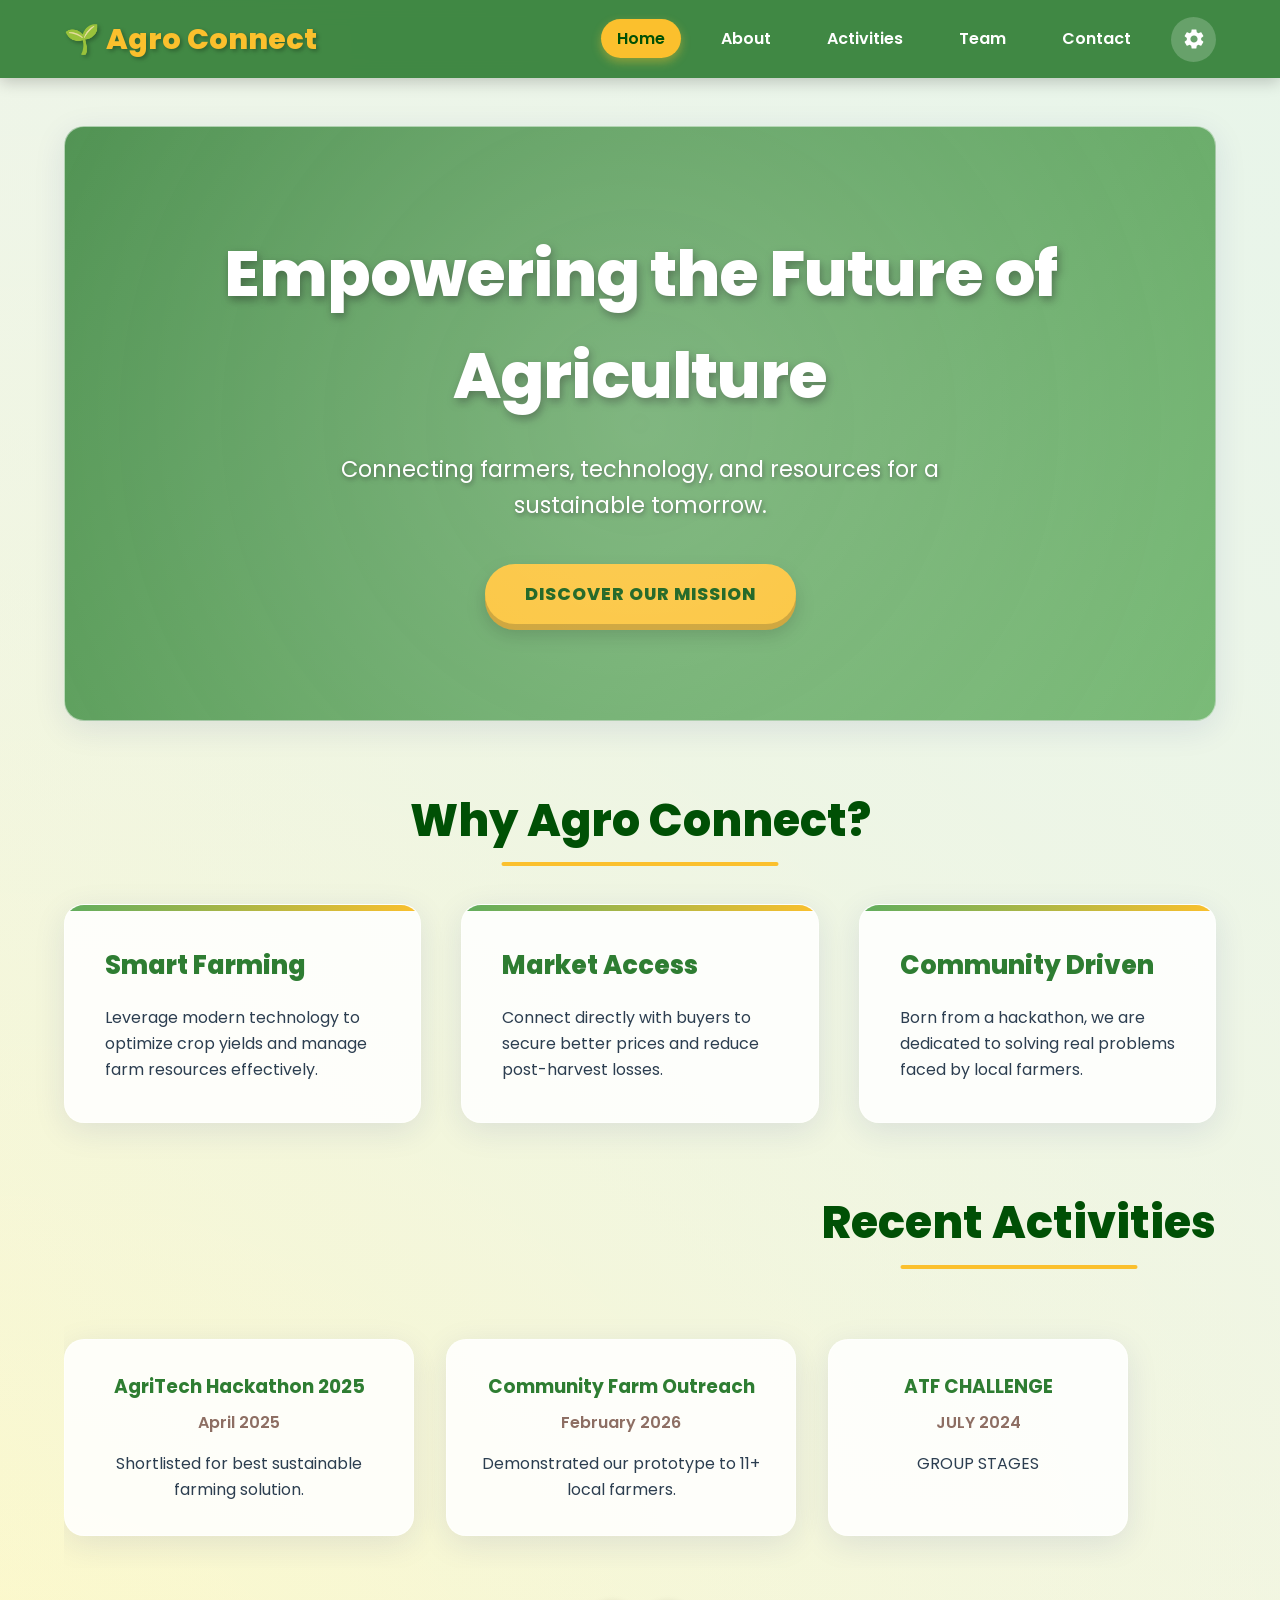
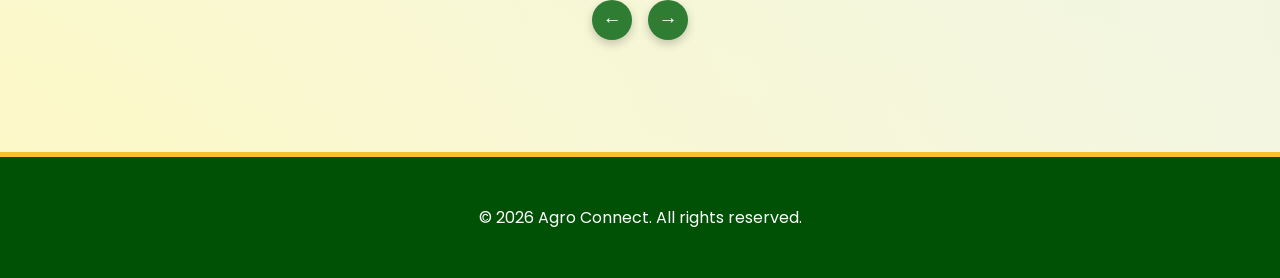
<file: index.html>
<!DOCTYPE html>
<html lang="en">
<head>
    <meta charset="UTF-8">
    <meta name="viewport" content="width=device-width, initial-scale=1.0">
    <title>Agro Connect | Home</title>
    <link rel="stylesheet" href="css/styles.css">
    <style>
        .carousel-container {
            width: 100%;
            overflow: hidden;
            position: relative;
            padding: 2rem 0;
        }
        .carousel-track {
            display: flex;
            gap: 2rem;
            transition: transform 0.5s ease-in-out;
        }
        .carousel-card {
            min-width: 300px;
            max-width: 350px;
            flex-shrink: 0;
            background: var(--bg-card);
            border: var(--glass-border);
            padding: 2rem;
            border-radius: 20px;
            box-shadow: var(--box-shadow);
        }
        .carousel-controls {
            display: flex;
            justify-content: center;
            gap: 1rem;
            margin-top: 2rem;
        }
        .carousel-btn {
            background: var(--primary-color);
            color: white;
            border: none;
            width: 40px; height: 40px;
            border-radius: 50%;
            cursor: pointer;
            font-size: 1.2rem;
            box-shadow: 0 4px 10px rgba(0,0,0,0.2);
            transition: transform 0.2s;
        }
        .carousel-btn:hover {
            transform: scale(1.1);
            background: var(--primary-light);
        }
    </style>
</head>
<body>
    <header>
        <div class="container nav-container">
            <nav>
                <a href="index.html" class="logo" data-bind="siteName">🌱 Agro Connect</a>
                <button class="mobile-menu-btn" id="mobile-menu-btn" aria-label="Toggle navigation" aria-expanded="false">
                    <span class="bar"></span>
                    <span class="bar"></span>
                    <span class="bar"></span>
                </button>
                <ul class="nav-links">
                    <li><a href="index.html" class="active">Home</a></li>
                    <li><a href="about.html">About</a></li>
                    <li><a href="activities.html">Activities</a></li>
                    <li><a href="team.html">Team</a></li>
                    <li><a href="contact.html">Contact</a></li>
                    <li><a href="login.html" class="settings-icon" title="Dashboard Settings">
                        <svg viewBox="0 0 24 24"><path d="M19.14,12.94c0.04-0.3,0.06-0.61,0.06-0.94c0-0.32-0.02-0.64-0.06-0.94l2.03-1.58c0.18-0.14,0.23-0.41,0.12-0.61 l-1.92-3.32c-0.12-0.22-0.37-0.29-0.59-0.22l-2.39,0.96c-0.5-0.38-1.03-0.7-1.62-0.94L14.4,2.81c-0.04-0.24-0.24-0.41-0.48-0.41 h-3.84c-0.24,0-0.43,0.17-0.47,0.41L9.25,5.35C8.66,5.59,8.12,5.92,7.63,6.29L5.24,5.33c-0.22-0.08-0.47,0-0.59,0.22L2.73,8.87 C2.62,9.08,2.66,9.34,2.86,9.48l2.03,1.58C4.84,11.36,4.8,11.69,4.8,12s0.02,0.64,0.06,0.94l-2.03,1.58 c-0.18,0.14-0.23,0.41-0.12,0.61l1.92,3.32c0.12,0.22,0.37,0.29,0.59,0.22l2.39-0.96c0.5,0.38,1.03,0.7,1.62,0.94l0.36,2.54 c0.05,0.24,0.24,0.41,0.48,0.41h3.84c0.24,0,0.43-0.17,0.47-0.41l0.36-2.54c0.59-0.24,1.13-0.56,1.62-0.94l2.39,0.96 c0.22,0.08,0.47,0,0.59-0.22l1.92-3.32c0.12-0.22,0.07-0.49-0.12-0.61L19.14,12.94z M12,15.6c-1.98,0-3.6-1.62-3.6-3.6 s1.62-3.6,3.6-3.6s3.6,1.62,3.6,3.6S13.98,15.6,12,15.6z"/></svg>
                    </a></li>
                </ul>
            </nav>
        </div>
    </header>

    <main class="container">
        <section class="hero">
            <h1 data-bind="heroTitle">Empowering the Future of Agriculture</h1>
            <p data-bind="heroSubtitle">Connecting farmers, technology, and resources for a sustainable tomorrow.</p>
            <a href="about.html" class="btn">Discover Our Mission</a>
        </section>

        <section style="margin-bottom: 4rem;">
            <h2 class="section-title">Why Agro Connect?</h2>
            <div class="card-grid">
                <div class="card">
                    <h3>Smart Farming</h3>
                    <p>Leverage modern technology to optimize crop yields and manage farm resources effectively.</p>
                </div>
                <div class="card">
                    <h3>Market Access</h3>
                    <p>Connect directly with buyers to secure better prices and reduce post-harvest losses.</p>
                </div>
                <div class="card">
                    <h3>Community Driven</h3>
                    <p>Born from a hackathon, we are dedicated to solving real problems faced by local farmers.</p>
                </div>
            </div>
        </section>

        <!-- Dynamic Gamified Carousel for Activities -->
        <section style="margin-bottom: 4rem; text-align: center;">
            <h2 class="section-title">Recent Activities</h2>
            <div class="carousel-container">
                <div class="carousel-track" id="home-carousel-track">
                    <!-- Loaded dynamically -->
                </div>
            </div>
            <div class="carousel-controls">
                <button class="carousel-btn" id="prevBtn">&#8592;</button>
                <button class="carousel-btn" id="nextBtn">&#8594;</button>
            </div>
        </section>
    </main>

    <footer>
        <div class="container">
            <p>&copy; 2026 Agro Connect. All rights reserved.</p>
        </div>
    </footer>

    <script src="js/data.js"></script>
    <script src="js/main.js"></script>
    <script>
        document.addEventListener('DOMContentLoaded', () => {
            const track = document.getElementById('home-carousel-track');
            const data = getData();
            if (track && data.activities && data.activities.length > 0) {
                data.activities.forEach(act => {
                    track.innerHTML += `
                        <div class="carousel-card">
                            <h3 style="color: var(--primary-color); margin-bottom: 0.5rem;">${act.title}</h3>
                            <p style="font-weight: 600; color: var(--accent-color);">${act.date}</p>
                            <p style="margin-top: 1rem;">${act.description}</p>
                        </div>
                    `;
                });

                let currentIndex = 0;
                const prevBtn = document.getElementById('prevBtn');
                const nextBtn = document.getElementById('nextBtn');

                const updateCarousel = () => {
                    const cards = track.querySelectorAll('.carousel-card');
                    if (cards.length > 0) {
                        const cardWidth = cards[0].offsetWidth + 32; // width + gap
                        track.style.transform = `translateX(-${currentIndex * cardWidth}px)`;
                    }
                };

                nextBtn.addEventListener('click', () => {
                    if (currentIndex < data.activities.length - 1) {
                        currentIndex++;
                        updateCarousel();
                    }
                });

                prevBtn.addEventListener('click', () => {
                    if (currentIndex > 0) {
                        currentIndex--;
                        updateCarousel();
                    }
                });
            } else if (track) {
                track.innerHTML = '<p style="width: 100%; text-align: center;">No activities added yet.</p>';
            }
        });
    </script>
</body>
</html>
</file>
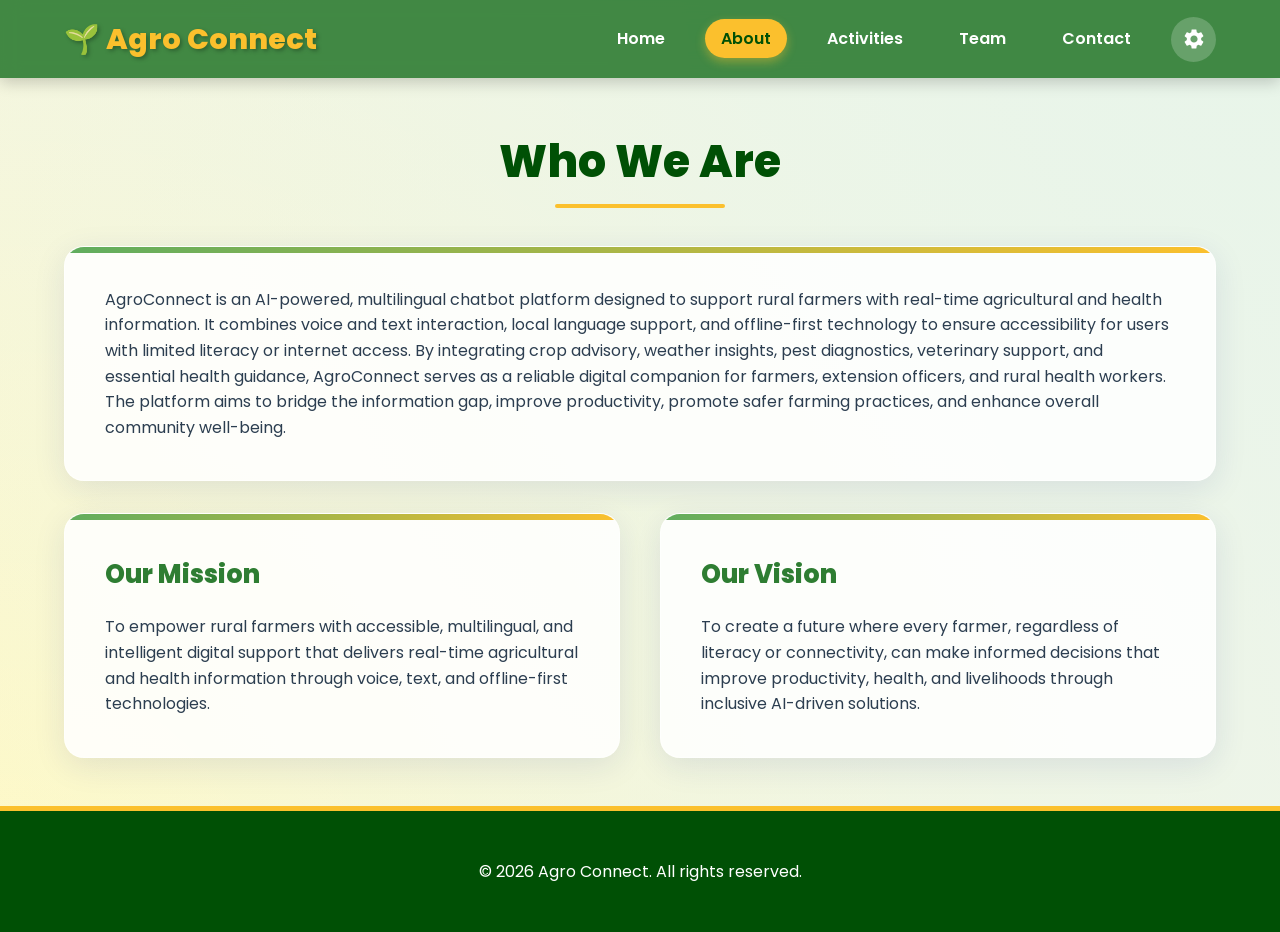
<file: about.html>
<!DOCTYPE html>
<html lang="en">
<head>
    <meta charset="UTF-8">
    <meta name="viewport" content="width=device-width, initial-scale=1.0">
    <title>Agro Connect | About</title>
    <link rel="stylesheet" href="css/styles.css">
</head>
<body>
    <header>
        <div class="container nav-container">
            <nav>
                <a href="index.html" class="logo" data-bind="siteName">🌱 Agro Connect</a>
                <button class="mobile-menu-btn" id="mobile-menu-btn" aria-label="Toggle navigation" aria-expanded="false">
                    <span class="bar"></span>
                    <span class="bar"></span>
                    <span class="bar"></span>
                </button>
                <ul class="nav-links">
                    <li><a href="index.html">Home</a></li>
                    <li><a href="about.html" class="active">About</a></li>
                    <li><a href="activities.html">Activities</a></li>
                    <li><a href="team.html">Team</a></li>
                    <li><a href="contact.html">Contact</a></li>
                    <li><a href="login.html" class="settings-icon" title="Dashboard Settings"><svg viewBox="0 0 24 24"><path d="M19.14,12.94c0.04-0.3,0.06-0.61,0.06-0.94c0-0.32-0.02-0.64-0.06-0.94l2.03-1.58c0.18-0.14,0.23-0.41,0.12-0.61 l-1.92-3.32c-0.12-0.22-0.37-0.29-0.59-0.22l-2.39,0.96c-0.5-0.38-1.03-0.7-1.62-0.94L14.4,2.81c-0.04-0.24-0.24-0.41-0.48-0.41 h-3.84c-0.24,0-0.43,0.17-0.47,0.41L9.25,5.35C8.66,5.59,8.12,5.92,7.63,6.29L5.24,5.33c-0.22-0.08-0.47,0-0.59,0.22L2.73,8.87 C2.62,9.08,2.66,9.34,2.86,9.48l2.03,1.58C4.84,11.36,4.8,11.69,4.8,12s0.02,0.64,0.06,0.94l-2.03,1.58 c-0.18,0.14-0.23,0.41-0.12,0.61l1.92,3.32c0.12,0.22,0.37,0.29,0.59,0.22l2.39-0.96c0.5,0.38,1.03,0.7,1.62,0.94l0.36,2.54 c0.05,0.24,0.24,0.41,0.48,0.41h3.84c0.24,0,0.43-0.17,0.47-0.41l0.36-2.54c0.59-0.24,1.13-0.56,1.62-0.94l2.39,0.96 c0.22,0.08,0.47,0,0.59-0.22l1.92-3.32c0.12-0.22,0.07-0.49-0.12-0.61L19.14,12.94z M12,15.6c-1.98,0-3.6-1.62-3.6-3.6 s1.62-3.6,3.6-3.6s3.6,1.62,3.6,3.6S13.98,15.6,12,15.6z"/></svg></a></li>
                </ul>
            </nav>
        </div>
    </header>

    <main class="container">
        <section>
            <h2 class="section-title">Who We Are</h2>
            <div class="card" style="margin-bottom: 2rem;">
                <p data-bind="about">Loading...</p>
            </div>
            
            <div class="card-grid">
                <div class="card">
                    <h3>Our Mission</h3>
                    <p data-bind="mission">Loading...</p>
                </div>
                <div class="card">
                    <h3>Our Vision</h3>
                    <p data-bind="vision">Loading...</p>
                </div>
            </div>
        </section>
    </main>

    <footer>
        <div class="container">
            <p>&copy; 2026 Agro Connect. All rights reserved.</p>
        </div>
    </footer>

    <script src="js/data.js"></script>
    <script src="js/main.js"></script>
</body>
</html>
</file>
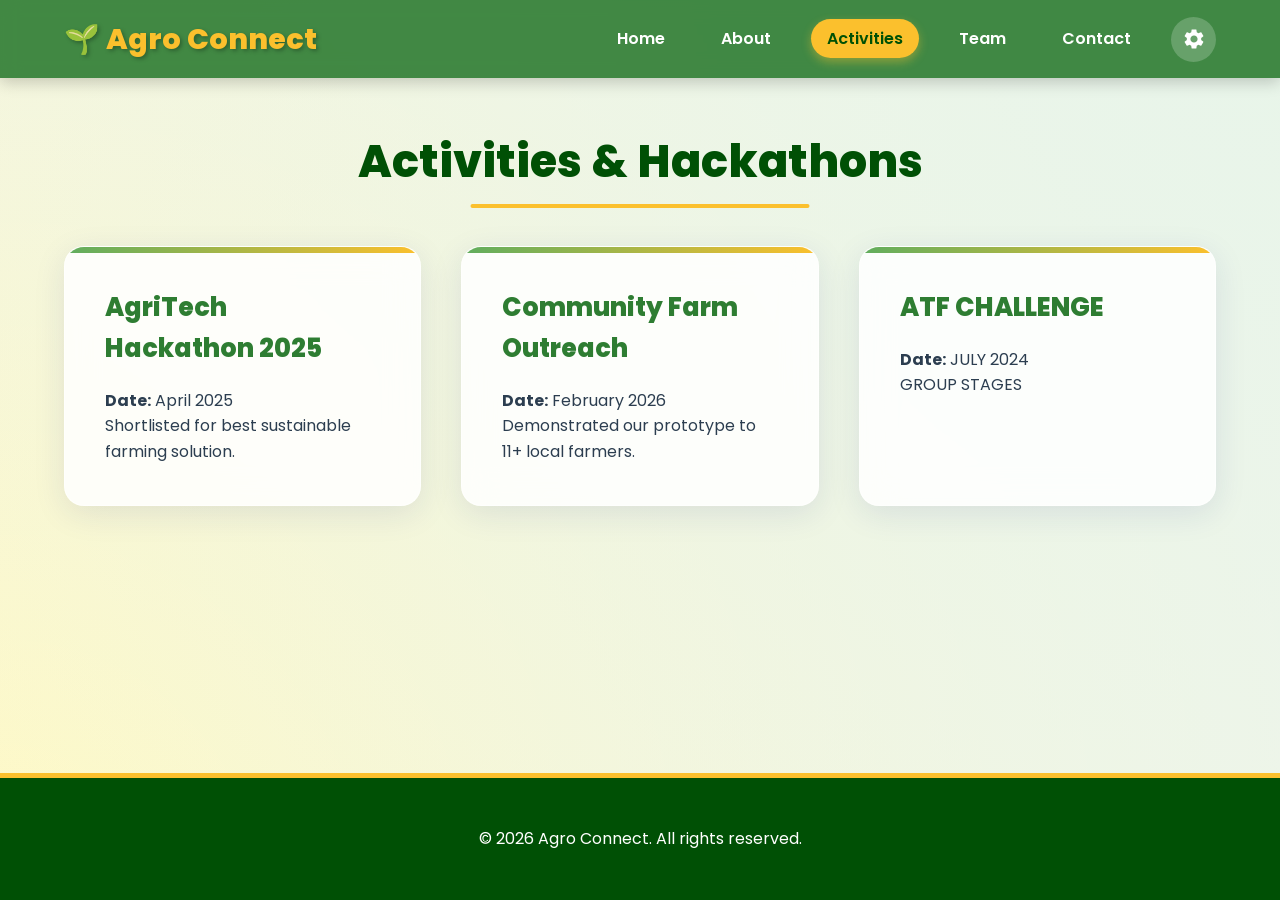
<file: activities.html>
<!DOCTYPE html>
<html lang="en">
<head>
    <meta charset="UTF-8">
    <meta name="viewport" content="width=device-width, initial-scale=1.0">
    <title>Agro Connect | Activities</title>
    <link rel="stylesheet" href="css/styles.css">
</head>
<body>
    <header>
        <div class="container nav-container">
            <nav>
                <a href="index.html" class="logo" data-bind="siteName">🌱 Agro Connect</a>
                <button class="mobile-menu-btn" id="mobile-menu-btn" aria-label="Toggle navigation" aria-expanded="false">
                    <span class="bar"></span>
                    <span class="bar"></span>
                    <span class="bar"></span>
                </button>
                <ul class="nav-links">
                    <li><a href="index.html">Home</a></li>
                    <li><a href="about.html">About</a></li>
                    <li><a href="activities.html" class="active">Activities</a></li>
                    <li><a href="team.html">Team</a></li>
                    <li><a href="contact.html">Contact</a></li>
                    <li><a href="login.html" class="settings-icon" title="Dashboard Settings"><svg viewBox="0 0 24 24"><path d="M19.14,12.94c0.04-0.3,0.06-0.61,0.06-0.94c0-0.32-0.02-0.64-0.06-0.94l2.03-1.58c0.18-0.14,0.23-0.41,0.12-0.61 l-1.92-3.32c-0.12-0.22-0.37-0.29-0.59-0.22l-2.39,0.96c-0.5-0.38-1.03-0.7-1.62-0.94L14.4,2.81c-0.04-0.24-0.24-0.41-0.48-0.41 h-3.84c-0.24,0-0.43,0.17-0.47,0.41L9.25,5.35C8.66,5.59,8.12,5.92,7.63,6.29L5.24,5.33c-0.22-0.08-0.47,0-0.59,0.22L2.73,8.87 C2.62,9.08,2.66,9.34,2.86,9.48l2.03,1.58C4.84,11.36,4.8,11.69,4.8,12s0.02,0.64,0.06,0.94l-2.03,1.58 c-0.18,0.14-0.23,0.41-0.12,0.61l1.92,3.32c0.12,0.22,0.37,0.29,0.59,0.22l2.39-0.96c0.5,0.38,1.03,0.7,1.62,0.94l0.36,2.54 c0.05,0.24,0.24,0.41,0.48,0.41h3.84c0.24,0,0.43-0.17,0.47-0.41l0.36-2.54c0.59-0.24,1.13-0.56,1.62-0.94l2.39,0.96 c0.22,0.08,0.47,0,0.59-0.22l1.92-3.32c0.12-0.22,0.07-0.49-0.12-0.61L19.14,12.94z M12,15.6c-1.98,0-3.6-1.62-3.6-3.6 s1.62-3.6,3.6-3.6s3.6,1.62,3.6,3.6S13.98,15.6,12,15.6z"/></svg></a></li>
                </ul>
            </nav>
        </div>
    </header>

    <main class="container">
        <section>
            <h2 class="section-title">Activities & Hackathons</h2>
            <div class="card-grid" id="activities-container">
                <!-- Populated by JavaScript -->
                <p style="text-align: center; width: 100%;">Loading activities...</p>
            </div>
        </section>
    </main>

    <footer>
        <div class="container">
            <p>&copy; 2026 Agro Connect. All rights reserved.</p>
        </div>
    </footer>

    <script src="js/data.js"></script>
    <script src="js/main.js"></script>
</body>
</html>
</file>
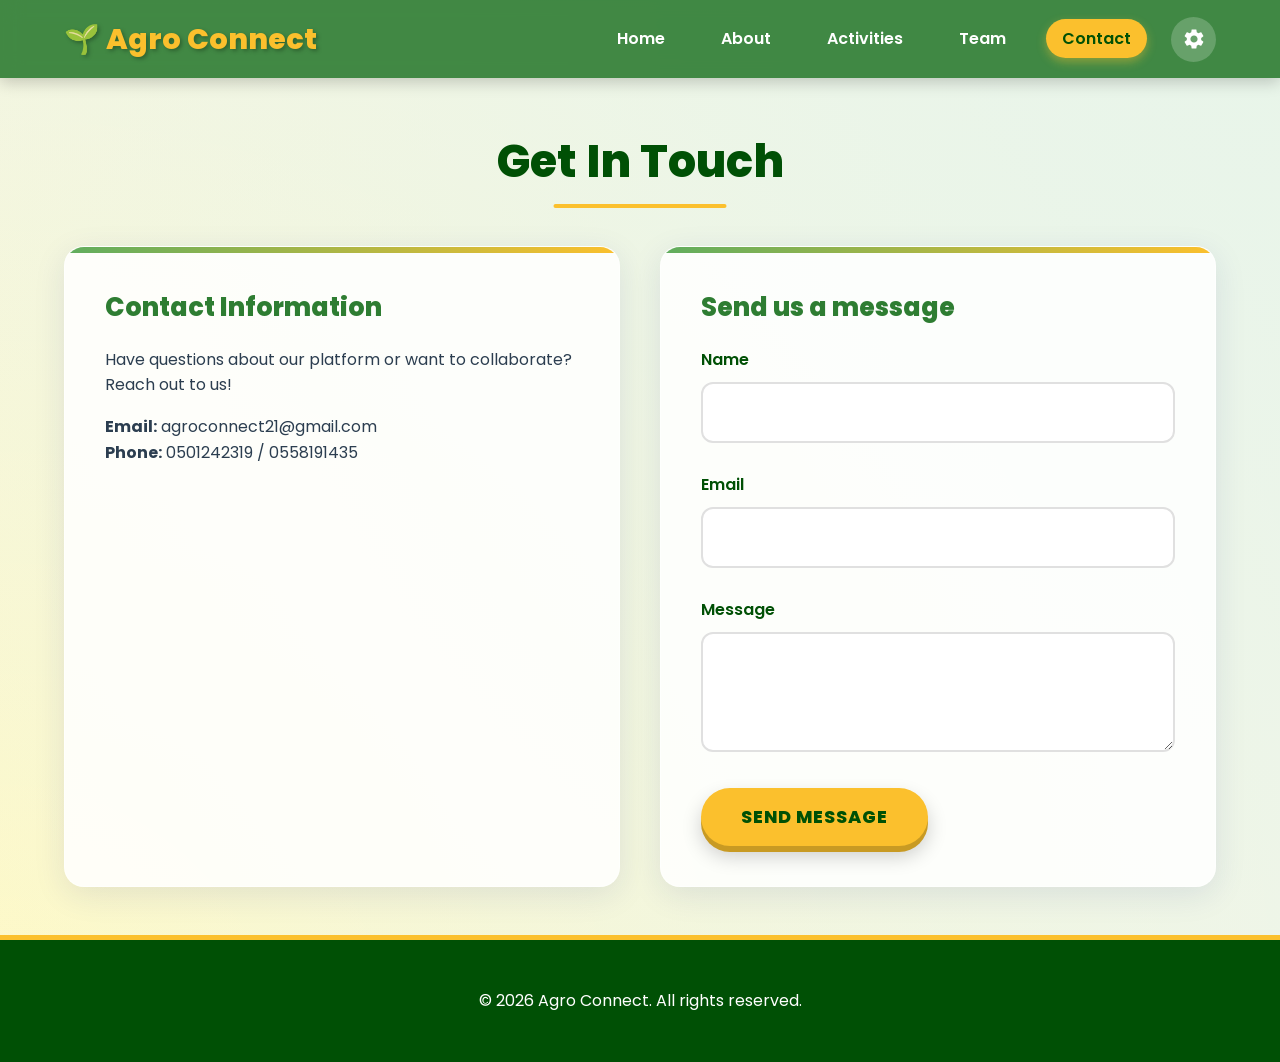
<file: contact.html>
<!DOCTYPE html>
<html lang="en">

<head>
    <meta charset="UTF-8">
    <meta name="viewport" content="width=device-width, initial-scale=1.0">
    <title>Agro Connect | Contact</title>
    <link rel="stylesheet" href="css/styles.css">
</head>

<body>
    <header>
        <div class="container nav-container">
            <nav>
                <a href="index.html" class="logo" data-bind="siteName">🌱 Agro Connect</a>
                <button class="mobile-menu-btn" id="mobile-menu-btn" aria-label="Toggle navigation" aria-expanded="false">
                    <span class="bar"></span>
                    <span class="bar"></span>
                    <span class="bar"></span>
                </button>
                <ul class="nav-links">
                    <li><a href="index.html">Home</a></li>
                    <li><a href="about.html">About</a></li>
                    <li><a href="activities.html">Activities</a></li>
                    <li><a href="team.html">Team</a></li>
                    <li><a href="contact.html" class="active">Contact</a></li>
                    <li><a href="login.html" class="settings-icon" title="Dashboard Settings"><svg viewBox="0 0 24 24">
                                <path
                                    d="M19.14,12.94c0.04-0.3,0.06-0.61,0.06-0.94c0-0.32-0.02-0.64-0.06-0.94l2.03-1.58c0.18-0.14,0.23-0.41,0.12-0.61 l-1.92-3.32c-0.12-0.22-0.37-0.29-0.59-0.22l-2.39,0.96c-0.5-0.38-1.03-0.7-1.62-0.94L14.4,2.81c-0.04-0.24-0.24-0.41-0.48-0.41 h-3.84c-0.24,0-0.43,0.17-0.47,0.41L9.25,5.35C8.66,5.59,8.12,5.92,7.63,6.29L5.24,5.33c-0.22-0.08-0.47,0-0.59,0.22L2.73,8.87 C2.62,9.08,2.66,9.34,2.86,9.48l2.03,1.58C4.84,11.36,4.8,11.69,4.8,12s0.02,0.64,0.06,0.94l-2.03,1.58 c-0.18,0.14-0.23,0.41-0.12,0.61l1.92,3.32c0.12,0.22,0.37,0.29,0.59,0.22l2.39-0.96c0.5,0.38,1.03,0.7,1.62,0.94l0.36,2.54 c0.05,0.24,0.24,0.41,0.48,0.41h3.84c0.24,0,0.43-0.17,0.47-0.41l0.36-2.54c0.59-0.24,1.13-0.56,1.62-0.94l2.39,0.96 c0.22,0.08,0.47,0,0.59-0.22l1.92-3.32c0.12-0.22,0.07-0.49-0.12-0.61L19.14,12.94z M12,15.6c-1.98,0-3.6-1.62-3.6-3.6 s1.62-3.6,3.6-3.6s3.6,1.62,3.6,3.6S13.98,15.6,12,15.6z" />
                            </svg></a></li>
                </ul>
            </nav>
        </div>
    </header>

    <main class="container">
        <section>
            <h2 class="section-title">Get In Touch</h2>
            <div class="card-grid">
                <div class="card">
                    <h3>Contact Information</h3>
                    <p style="margin-bottom: 1rem;">Have questions about our platform or want to collaborate? Reach out
                        to us!</p>
                    <p><strong>Email:</strong> <span data-bind="contactEmail">Loading...</span></p>
                    <p><strong>Phone:</strong> <span data-bind="contactPhone">Loading...</span></p>
                </div>
                <div class="card">
                    <h3>Send us a message</h3>
                    <div id="form-feedback" style="display:none; padding: 0.8rem 1rem; border-radius: 8px; margin-bottom: 1rem; font-weight: 500;"></div>
                    <form id="contact-form" action="https://formspree.io/f/xrbkkovl" method="POST">
                        <input type="hidden" name="_replyto" value="">
                        <div class="form-group">
                            <label for="name">Name</label>
                            <input type="text" id="name" name="name" class="form-control" required>
                        </div>
                        <div class="form-group">
                            <label for="email">Email</label>
                            <input type="email" id="email" name="email" class="form-control" required>
                        </div>
                        <div class="form-group">
                            <label for="message">Message</label>
                            <textarea id="message" name="message" class="form-control" required></textarea>
                        </div>
                        <button type="submit" class="btn" id="submit-btn">Send Message</button>
                    </form>
                    <script>
                        const form = document.getElementById('contact-form');
                        const feedback = document.getElementById('form-feedback');
                        const submitBtn = document.getElementById('submit-btn');

                        form.addEventListener('submit', async function(e) {
                            e.preventDefault();
                            submitBtn.disabled = true;
                            submitBtn.textContent = 'Sending...';

                            try {
                                const response = await fetch(form.action, {
                                    method: 'POST',
                                    body: new FormData(form),
                                    headers: { 'Accept': 'application/json' }
                                });

                                if (response.ok) {
                                    feedback.style.display = 'block';
                                    feedback.style.background = 'rgba(34,197,94,0.15)';
                                    feedback.style.color = '#16a34a';
                                    feedback.style.border = '1px solid #16a34a';
                                    feedback.textContent = '✅ Message sent! We\'ll get back to you soon.';
                                    form.reset();
                                } else {
                                    throw new Error('Failed');
                                }
                            } catch (err) {
                                feedback.style.display = 'block';
                                feedback.style.background = 'rgba(239,68,68,0.15)';
                                feedback.style.color = '#dc2626';
                                feedback.style.border = '1px solid #dc2626';
                                feedback.textContent = '❌ Oops! Something went wrong. Please try again or email us directly.';
                            } finally {
                                submitBtn.disabled = false;
                                submitBtn.textContent = 'Send Message';
                            }
                        });
                    </script>
                </div>
            </div>
        </section>
    </main>

    <footer>
        <div class="container">
            <p>&copy; 2026 Agro Connect. All rights reserved.</p>
        </div>
    </footer>

    <script src="js/data.js"></script>
    <script src="js/main.js"></script>
</body>

</html>
</file>
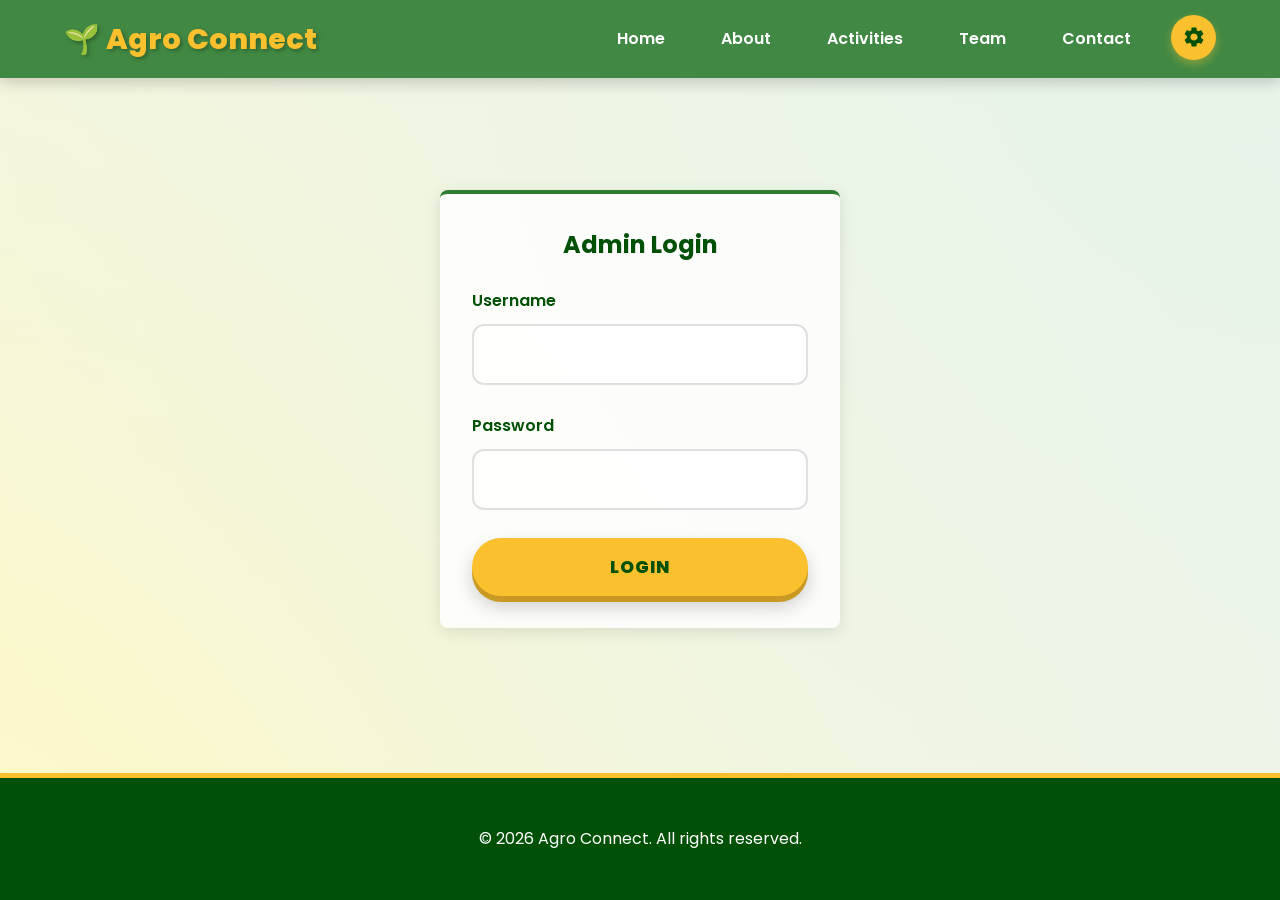
<file: dashboard.html>
<!DOCTYPE html>
<html lang="en">
<head>
    <meta charset="UTF-8">
    <meta name="viewport" content="width=device-width, initial-scale=1.0">
    <title>Agro Connect | Admin Dashboard</title>
    <link rel="stylesheet" href="css/styles.css">
    <script>
        // Check auth before rendering
        if (!sessionStorage.getItem('agro_currentUser')) {
            window.location.href = 'login.html';
        }
    </script>
</head>
<body>
    <header>
        <div class="container nav-container">
            <nav>
                <a href="index.html" class="logo" data-bind="siteName">🌱 Agro Connect</a>
                <button class="mobile-menu-btn">☰</button>
                <ul class="nav-links">
                    <li><a href="index.html">Home</a></li>
                    <li><a href="about.html">About</a></li>
                    <li><a href="activities.html">Activities</a></li>
                    <li><a href="team.html">Team</a></li>
                    <li><a href="contact.html">Contact</a></li>
                    <li><a href="#" id="logout-btn">Logout (<span id="user-display"></span>)</a></li>
                </ul>
            </nav>
        </div>
    </header>

    <main class="container">
        <h2 class="section-title">Admin Dashboard</h2>
        <div class="dashboard-layout">
            <aside class="sidebar">
                <ul>
                    <li><a href="#" data-target="panel-general" class="active">General Settings</a></li>
                    <li><a href="#" data-target="panel-about">Edit About Info</a></li>
                    <li><a href="#" data-target="panel-contact">Edit Contact Info</a></li>
                    <li><a href="#" data-target="panel-activities">Manage Activities</a></li>
                    <li><a href="#" data-target="panel-team">Manage Team</a></li>
                    <li><a href="#" data-target="panel-export" style="background: #e67e22; color: white;">🚀 Export to Source</a></li>
                </ul>
            </aside>
            
            <section class="content">
                <!-- General Panel -->
                <div id="panel-general" class="card dashboard-panel active">
                    <h3>General Settings</h3>
                    <form id="form-general">
                        <div class="form-group">
                            <label for="input-site-name">Site Name</label>
                            <input type="text" id="input-site-name" class="form-control" required>
                        </div>
                        <div class="form-group">
                            <label for="input-hero-title">Hero Title (Home Page)</label>
                            <input type="text" id="input-hero-title" class="form-control" required>
                        </div>
                        <div class="form-group">
                            <label for="input-hero-subtitle">Hero Subtitle</label>
                            <textarea id="input-hero-subtitle" class="form-control" required></textarea>
                        </div>
                        <button type="submit" class="btn">Save General Settings</button>
                    </form>
                </div>

                <!-- About Panel -->
                <div id="panel-about" class="card dashboard-panel">
                    <h3>Update About Section</h3>
                    <form id="form-about">
                        <div class="form-group">
                            <label for="input-mission">Mission Statement</label>
                            <textarea id="input-mission" class="form-control" required></textarea>
                        </div>
                        <div class="form-group">
                            <label for="input-vision">Vision Statement</label>
                            <textarea id="input-vision" class="form-control" required></textarea>
                        </div>
                        <div class="form-group">
                            <label for="input-about">About Description</label>
                            <textarea id="input-about" class="form-control" required></textarea>
                        </div>
                        <button type="submit" class="btn">Save About Info</button>
                    </form>
                </div>

                <!-- Contact Panel -->
                <div id="panel-contact" class="card dashboard-panel">
                    <h3>Update Contact Details</h3>
                    <form id="form-contact">
                        <div class="form-group">
                            <label for="input-email">Contact Email</label>
                            <input type="email" id="input-email" class="form-control" required>
                        </div>
                        <div class="form-group">
                            <label for="input-phone">Contact Phone</label>
                            <input type="text" id="input-phone" class="form-control" required>
                        </div>
                        <button type="submit" class="btn">Save Contact Info</button>
                    </form>
                </div>

                <!-- Activities Panel -->
                <div id="panel-activities" class="card dashboard-panel">
                    <h3>Manage Activities</h3>
                    <div id="activities-list" style="margin-bottom: 2rem;">
                        <!-- Activities listed here by JS -->
                    </div>
                    <hr style="margin: 2rem 0; border: 1px solid #eee;">
                    <h4>Add New Activity</h4>
                    <form id="form-add-activity">
                        <div class="form-group">
                            <label for="activity-title">Title</label>
                            <input type="text" id="activity-title" class="form-control" required>
                        </div>
                        <div class="form-group">
                            <label for="activity-date">Date / Time</label>
                            <input type="text" id="activity-date" class="form-control" required>
                        </div>
                        <div class="form-group">
                            <label for="activity-desc">Description</label>
                            <textarea id="activity-desc" class="form-control" required></textarea>
                        </div>
                        <button type="submit" class="btn">Add Activity</button>
                    </form>
                </div>

                <!-- Team Panel -->
                <div id="panel-team" class="card dashboard-panel">
                    <h3>Manage Team Members</h3>
                    <div id="team-list" style="margin-bottom: 2rem;">
                        <!-- Team members listed here by JS -->
                    </div>
                    <hr style="margin: 2rem 0; border: 1px solid #eee;">
                    <h4>Add New Team Member</h4>
                    <form id="form-add-team">
                        <div class="form-group">
                            <label for="team-name">Name</label>
                            <input type="text" id="team-name" class="form-control" required>
                        </div>
                        <div class="form-group">
                            <label for="team-role">Role</label>
                            <input type="text" id="team-role" class="form-control" required>
                        </div>
                        <div class="form-group">
                            <label>Profile Image (Upload Local OR Enter URL)</label>
                            <input type="file" id="team-image-file" class="form-control" accept="image/*" style="margin-bottom: 0.5rem;">
                            <input type="text" id="team-image-url" class="form-control" placeholder="Or paste image URL here...">
                        </div>
                        <div class="form-group">
                            <label for="team-skills">Skills (comma separated)</label>
                            <input type="text" id="team-skills" class="form-control" placeholder="e.g. HTML, CSS, JavaScript" required>
                        </div>
                        <div class="form-group">
                            <label for="team-bio">Bio</label>
                            <textarea id="team-bio" class="form-control" required></textarea>
                        </div>
                        <button type="submit" class="btn">Add Team Member</button>
                    </form>
                </div>

                <!-- Export Panel -->
                <div id="panel-export" class="card dashboard-panel">
                    <h3>🚀 Export Changes to Source</h3>
                    <p style="margin-bottom: 1.5rem; color: #666;">Because this is a static site, changes made here only save in <strong>your browser</strong>. To make them permanent for <strong>everyone</strong>, copy the code below and paste it into your <code>js/data.js</code> file, then push to GitHub.</p>
                    <div class="form-group">
                        <label>Current Data (JSON for js/data.js)</label>
                        <textarea id="export-code" class="form-control" style="height: 300px; font-family: monospace; font-size: 0.85rem;" readonly></textarea>
                    </div>
                    <button id="btn-copy-export" class="btn">Copy Code to Clipboard</button>
                    <p id="copy-status" style="margin-top: 1rem; color: #27ae60; display: none;">✓ Code copied! Now paste it into js/data.js</p>
                </div>
            </section>
        </div>
    </main>

    <footer>
        <div class="container">
            <p>&copy; 2026 Agro Connect. All rights reserved.</p>
        </div>
    </footer>

    <script src="js/data.js"></script>
    <script src="js/main.js"></script>
    <script src="js/dashboard.js"></script>
</body>
</html>
</file>
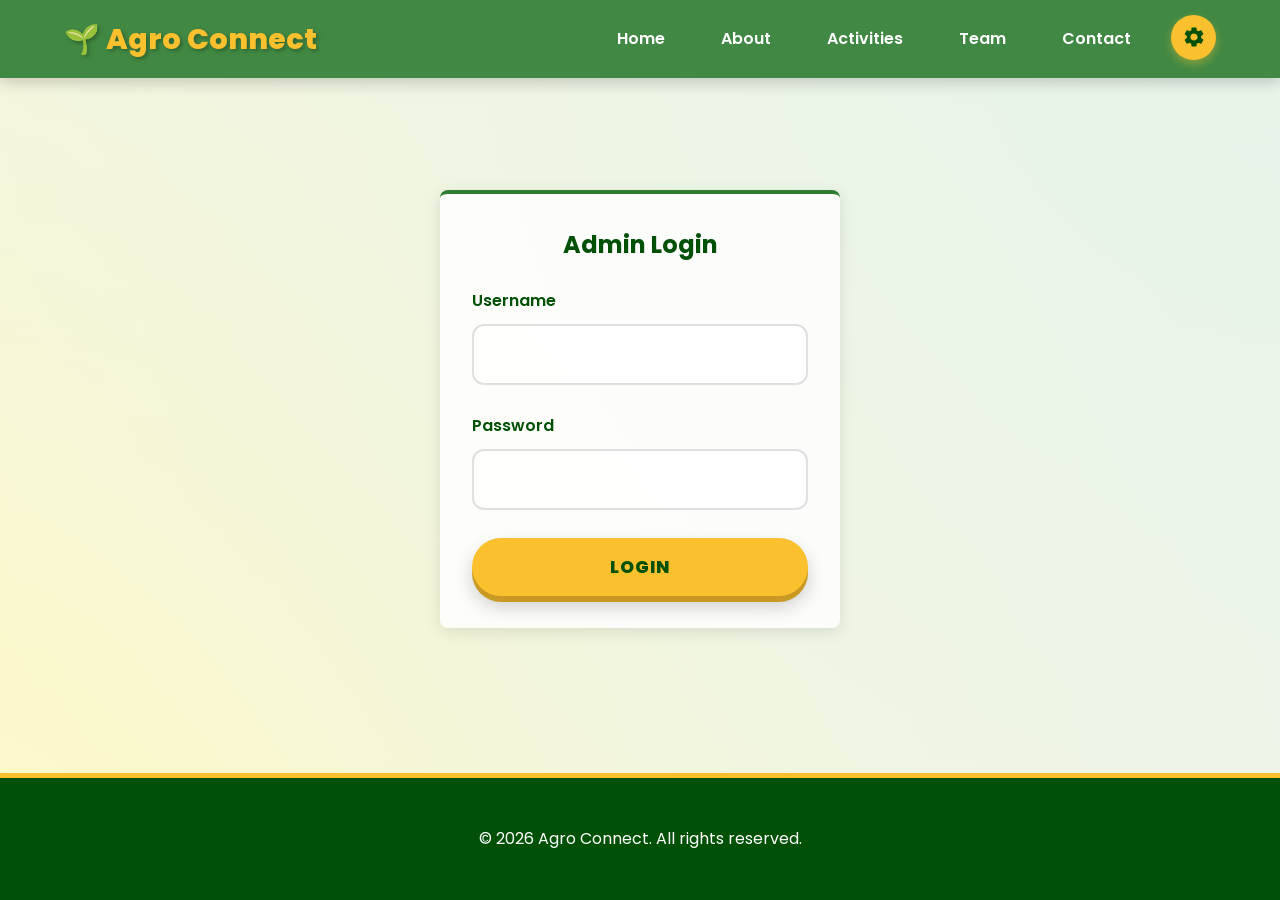
<file: login.html>
<!DOCTYPE html>
<html lang="en">
<head>
    <meta charset="UTF-8">
    <meta name="viewport" content="width=device-width, initial-scale=1.0">
    <title>Agro Connect | Admin Login</title>
    <link rel="stylesheet" href="css/styles.css">
    <style>
        .login-container {
            max-width: 400px;
            margin: 4rem auto;
            padding: 2rem;
            background: var(--bg-card);
            border-radius: 8px;
            box-shadow: 0 4px 15px rgba(0,0,0,0.1);
            border-top: 4px solid var(--primary-color);
        }
        .login-container h2 {
            text-align: center;
            color: var(--primary-dark);
            margin-bottom: 1.5rem;
        }
    </style>
</head>
<body>
    <header>
        <div class="container nav-container">
            <nav>
                <a href="index.html" class="logo" data-bind="siteName">🌱 Agro Connect</a>
                <button class="mobile-menu-btn">☰</button>
                <ul class="nav-links">
                    <li><a href="index.html">Home</a></li>
                    <li><a href="about.html">About</a></li>
                    <li><a href="activities.html">Activities</a></li>
                    <li><a href="team.html">Team</a></li>
                    <li><a href="contact.html">Contact</a></li>
                    <li><a href="login.html" class="settings-icon active" title="Dashboard Settings"><svg viewBox="0 0 24 24"><path d="M19.14,12.94c0.04-0.3,0.06-0.61,0.06-0.94c0-0.32-0.02-0.64-0.06-0.94l2.03-1.58c0.18-0.14,0.23-0.41,0.12-0.61 l-1.92-3.32c-0.12-0.22-0.37-0.29-0.59-0.22l-2.39,0.96c-0.5-0.38-1.03-0.7-1.62-0.94L14.4,2.81c-0.04-0.24-0.24-0.41-0.48-0.41 h-3.84c-0.24,0-0.43,0.17-0.47,0.41L9.25,5.35C8.66,5.59,8.12,5.92,7.63,6.29L5.24,5.33c-0.22-0.08-0.47,0-0.59,0.22L2.73,8.87 C2.62,9.08,2.66,9.34,2.86,9.48l2.03,1.58C4.84,11.36,4.8,11.69,4.8,12s0.02,0.64,0.06,0.94l-2.03,1.58 c-0.18,0.14-0.23,0.41-0.12,0.61l1.92,3.32c0.12,0.22,0.37,0.29,0.59,0.22l2.39-0.96c0.5,0.38,1.03,0.7,1.62,0.94l0.36,2.54 c0.05,0.24,0.24,0.41,0.48,0.41h3.84c0.24,0,0.43-0.17,0.47-0.41l0.36-2.54c0.59-0.24,1.13-0.56,1.62-0.94l2.39,0.96 c0.22,0.08,0.47,0,0.59-0.22l1.92-3.32c0.12-0.22,0.07-0.49-0.12-0.61L19.14,12.94z M12,15.6c-1.98,0-3.6-1.62-3.6-3.6 s1.62-3.6,3.6-3.6s3.6,1.62,3.6,3.6S13.98,15.6,12,15.6z"/></svg></a></li>
                </ul>
            </nav>
        </div>
    </header>

    <main class="container">
        <div class="login-container">
            <h2>Admin Login</h2>
            <form id="form-login">
                <div class="form-group">
                    <label for="username">Username</label>
                    <input type="text" id="username" class="form-control" required>
                </div>
                <div class="form-group">
                    <label for="password">Password</label>
                    <input type="password" id="password" class="form-control" required>
                </div>
                <button type="submit" class="btn" style="width: 100%;">Login</button>
            </form>
        </div>
    </main>

    <footer>
        <div class="container">
            <p>&copy; 2026 Agro Connect. All rights reserved.</p>
        </div>
    </footer>

    <script src="js/data.js"></script>
    <script src="js/main.js"></script>
    <script>
        document.addEventListener('DOMContentLoaded', () => {
            if (getCurrentUser()) {
                window.location.href = 'dashboard.html'; // Redirect if already logged in
            }

            const loginForm = document.getElementById('form-login');
            if (loginForm) {
                loginForm.addEventListener('submit', (e) => {
                    e.preventDefault();
                    const username = document.getElementById('username').value;
                    const pass = document.getElementById('password').value;
                    if (loginUser(username, pass)) {
                        window.location.href = 'dashboard.html';
                    } else {
                        alert('Invalid credentials!');
                    }
                });
            }
        });
    </script>
</body>
</html>
</file>
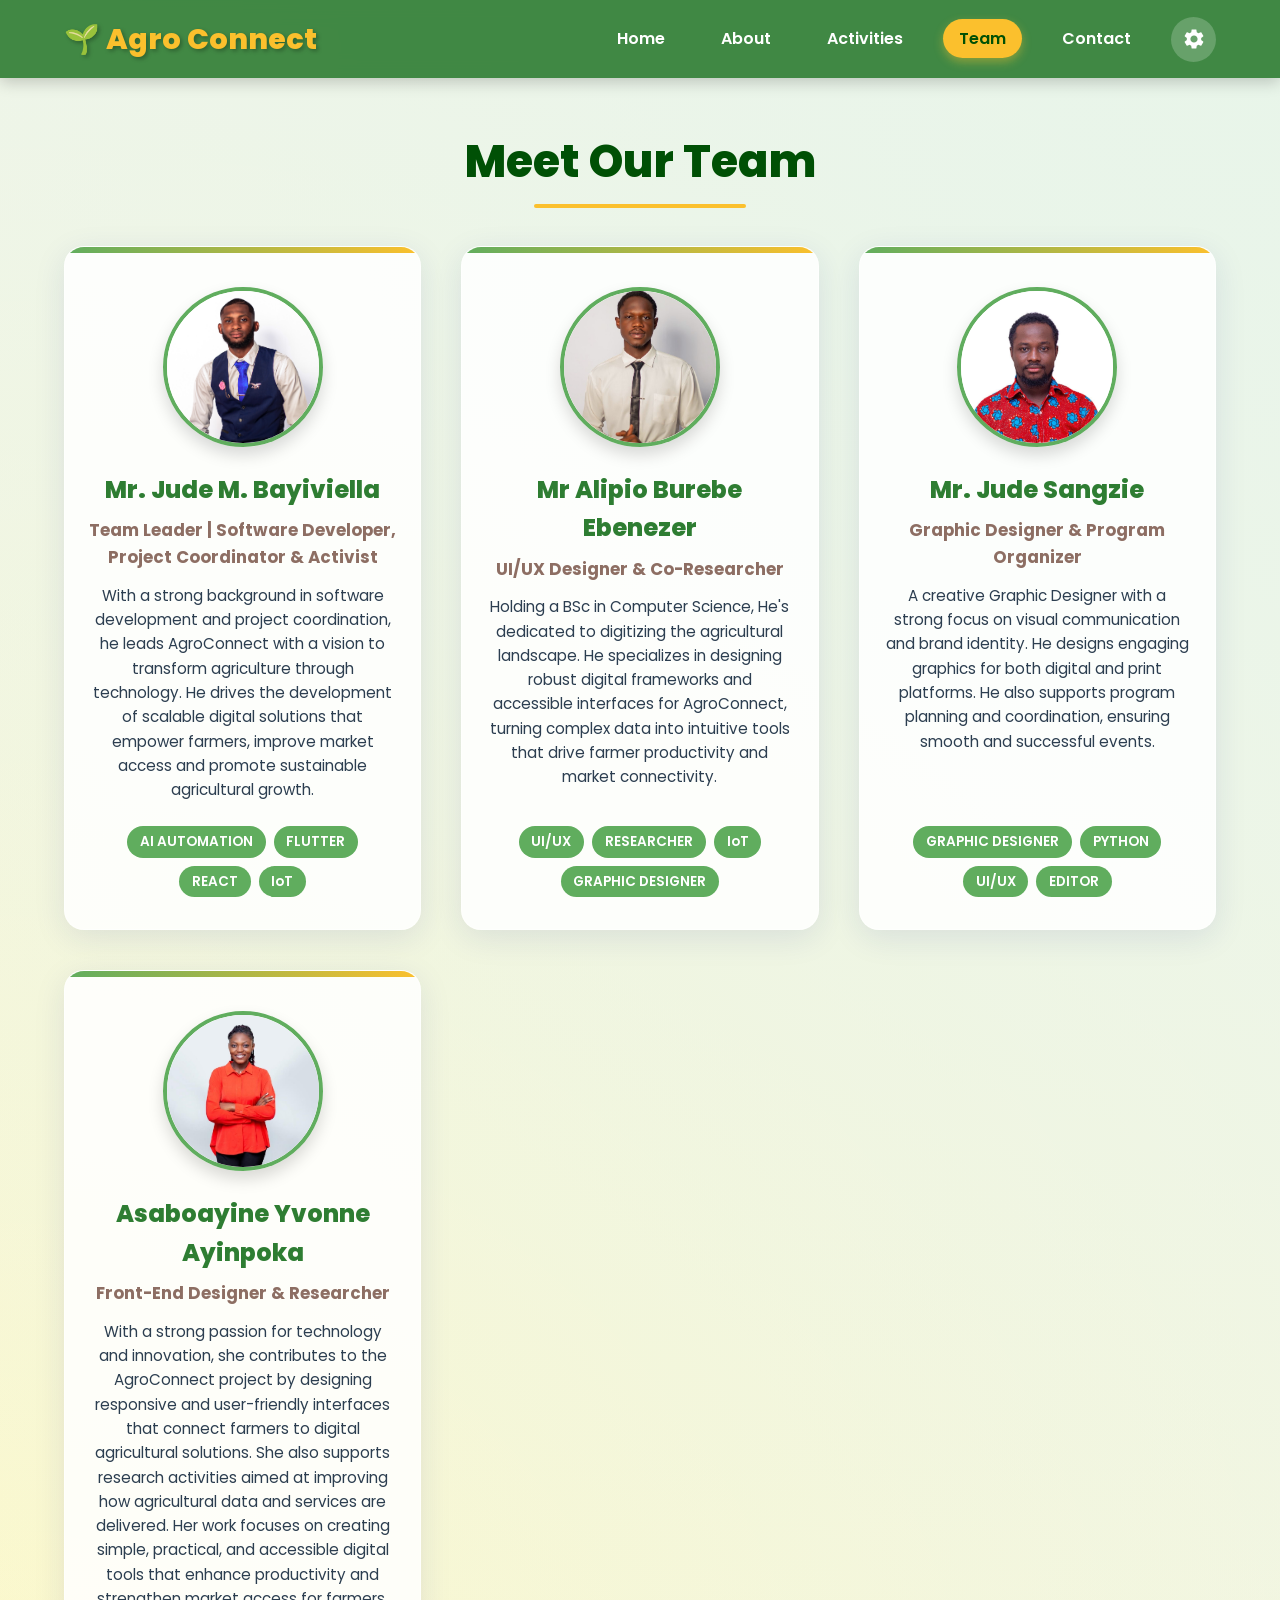
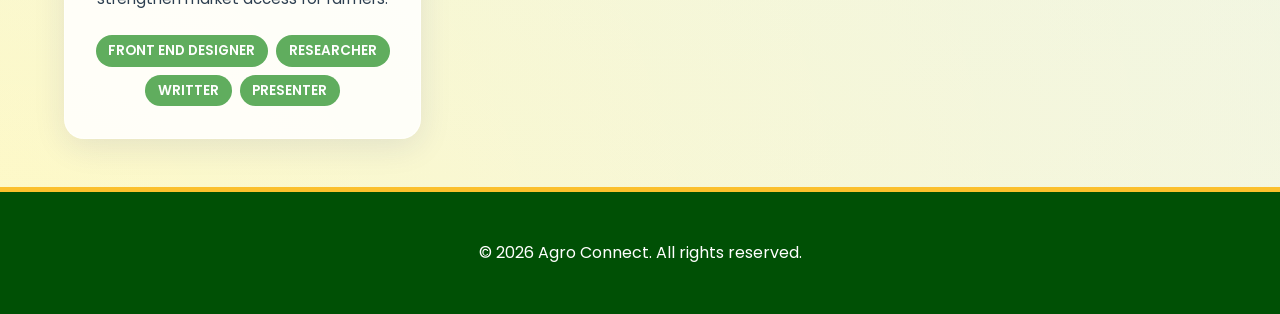
<file: team.html>
<!DOCTYPE html>
<html lang="en">
<head>
    <meta charset="UTF-8">
    <meta name="viewport" content="width=device-width, initial-scale=1.0">
    <title>Agro Connect | Team</title>
    <link rel="stylesheet" href="css/styles.css">
</head>
<body>
    <header>
        <div class="container nav-container">
            <nav>
                <a href="index.html" class="logo" data-bind="siteName">🌱 Agro Connect</a>
                <button class="mobile-menu-btn" id="mobile-menu-btn" aria-label="Toggle navigation" aria-expanded="false">
                    <span class="bar"></span>
                    <span class="bar"></span>
                    <span class="bar"></span>
                </button>
                <ul class="nav-links">
                    <li><a href="index.html">Home</a></li>
                    <li><a href="about.html">About</a></li>
                    <li><a href="activities.html">Activities</a></li>
                    <li><a href="team.html" class="active">Team</a></li>
                    <li><a href="contact.html">Contact</a></li>
                    <li><a href="login.html" class="settings-icon" title="Dashboard Settings"><svg viewBox="0 0 24 24"><path d="M19.14,12.94c0.04-0.3,0.06-0.61,0.06-0.94c0-0.32-0.02-0.64-0.06-0.94l2.03-1.58c0.18-0.14,0.23-0.41,0.12-0.61 l-1.92-3.32c-0.12-0.22-0.37-0.29-0.59-0.22l-2.39,0.96c-0.5-0.38-1.03-0.7-1.62-0.94L14.4,2.81c-0.04-0.24-0.24-0.41-0.48-0.41 h-3.84c-0.24,0-0.43,0.17-0.47,0.41L9.25,5.35C8.66,5.59,8.12,5.92,7.63,6.29L5.24,5.33c-0.22-0.08-0.47,0-0.59,0.22L2.73,8.87 C2.62,9.08,2.66,9.34,2.86,9.48l2.03,1.58C4.84,11.36,4.8,11.69,4.8,12s0.02,0.64,0.06,0.94l-2.03,1.58 c-0.18,0.14-0.23,0.41-0.12,0.61l1.92,3.32c0.12,0.22,0.37,0.29,0.59,0.22l2.39-0.96c0.5,0.38,1.03,0.7,1.62,0.94l0.36,2.54 c0.05,0.24,0.24,0.41,0.48,0.41h3.84c0.24,0,0.43-0.17,0.47-0.41l0.36-2.54c0.59-0.24,1.13-0.56,1.62-0.94l2.39,0.96 c0.22,0.08,0.47,0,0.59-0.22l1.92-3.32c0.12-0.22,0.07-0.49-0.12-0.61L19.14,12.94z M12,15.6c-1.98,0-3.6-1.62-3.6-3.6 s1.62-3.6,3.6-3.6s3.6,1.62,3.6,3.6S13.98,15.6,12,15.6z"/></svg></a></li>
                </ul>
            </nav>
        </div>
    </header>

    <main class="container">
        <section>
            <h2 class="section-title">Meet Our Team</h2>
            <div class="card-grid" id="team-container">
                <!-- Populated by JavaScript -->
                <p style="text-align: center; width: 100%;">Loading team...</p>
            </div>
        </section>
    </main>

    <footer>
        <div class="container">
            <p>&copy; 2026 Agro Connect. All rights reserved.</p>
        </div>
    </footer>

    <script src="js/data.js"></script>
    <script src="js/main.js"></script>
</body>
</html>
</file>
<file: css/styles.css>
@import url('https://fonts.googleapis.com/css2?family=Poppins:wght@300;400;600;800&display=swap');

:root {
    --primary-color: #2e7d32; /* Deep Green */
    --primary-light: #60ad5e;
    --primary-dark: #005005;
    --secondary-color: #fbc02d; /* Yield Yellow */
    --accent-color: #8d6e63; /* Earth Brown */
    --text-main: #2c3e50;
    --text-light: #ffffff;
    --bg-main: #f0f4f1;
    --bg-card: rgba(255, 255, 255, 0.85);
    --transition-speed: 0.3s;
    --glass-border: 1px solid rgba(255, 255, 255, 0.5);
    --box-shadow: 0 8px 32px 0 rgba(31, 38, 135, 0.1);
}

* {
    box-sizing: border-box;
    margin: 0;
    padding: 0;
    font-family: 'Poppins', sans-serif;
}

body {
    background-color: var(--bg-main);
    background-image: radial-gradient(circle at top right, #e8f5e9, transparent),
                      radial-gradient(circle at bottom left, #fff9c4, transparent);
    color: var(--text-main);
    line-height: 1.6;
    display: flex;
    flex-direction: column;
    min-height: 100vh;
    overflow-x: hidden;
}

/* Header & Navigation */
header {
    background: rgba(46, 125, 50, 0.9);
    backdrop-filter: blur(10px);
    -webkit-backdrop-filter: blur(10px);
    color: var(--text-light);
    padding: 1rem 0;
    box-shadow: 0 4px 15px rgba(0,0,0,0.2);
    position: sticky;
    top: 0;
    z-index: 1000;
}

.container {
    width: 90%;
    max-width: 1200px;
    margin: 0 auto;
}

nav {
    display: flex;
    justify-content: space-between;
    align-items: center;
}

nav .logo {
    font-size: 1.8rem;
    font-weight: 800;
    color: var(--secondary-color);
    text-decoration: none;
    display: flex;
    align-items: center;
    gap: 0.5rem;
    text-shadow: 2px 2px 4px rgba(0,0,0,0.3);
    transition: transform var(--transition-speed);
}

nav .logo:hover {
    transform: scale(1.05);
}

nav .nav-links {
    list-style: none;
    display: flex;
    gap: 1.5rem;
    align-items: center;
}

nav .nav-links a {
    color: var(--text-light);
    text-decoration: none;
    font-weight: 600;
    padding: 0.5rem 1rem;
    border-radius: 20px;
    transition: all var(--transition-speed) ease;
}

nav .nav-links a:hover, nav .nav-links a.active {
    background-color: var(--secondary-color);
    color: var(--primary-dark);
    box-shadow: 0 4px 10px rgba(251, 192, 45, 0.4);
    transform: translateY(-2px);
}

.settings-icon {
    display: flex;
    align-items: center;
    justify-content: center;
    background: rgba(255,255,255,0.2);
    border-radius: 50% !important;
    width: 45px;
    height: 45px;
    padding: 0 !important;
}

.settings-icon svg {
    width: 24px;
    height: 24px;
    fill: currentColor;
    transition: transform 0.5s ease;
}

.settings-icon:hover svg {
    transform: rotate(90deg);
}

/* Hamburger button — hidden on desktop */
.mobile-menu-btn {
    display: none;
    flex-direction: column;
    justify-content: center;
    align-items: center;
    gap: 5px;
    background: none;
    border: none;
    cursor: pointer;
    padding: 6px;
    z-index: 10001;
}

.mobile-menu-btn .bar {
    display: block;
    width: 26px;
    height: 3px;
    background: var(--text-light);
    border-radius: 3px;
    transition: all 0.35s ease;
    transform-origin: center;
}

/* Animate hamburger → X when open */
.mobile-menu-btn.open .bar:nth-child(1) {
    transform: translateY(8px) rotate(45deg);
}
.mobile-menu-btn.open .bar:nth-child(2) {
    opacity: 0;
    transform: scaleX(0);
}
.mobile-menu-btn.open .bar:nth-child(3) {
    transform: translateY(-8px) rotate(-45deg);
}

/* Main Content */
main {
    flex: 1;
    padding: 3rem 0;
    animation: fadeIn 0.8s ease-out forwards;
}

@keyframes fadeIn {
    from { opacity: 0; transform: translateY(20px); }
    to { opacity: 1; transform: translateY(0); }
}

/* Hero Section */
.hero {
    text-align: center;
    padding: 6rem 2rem;
    background: linear-gradient(135deg, rgba(46, 125, 50, 0.85), rgba(96, 173, 94, 0.85)), url('https://images.unsplash.com/photo-1500937386664-56d1dfef3854?auto=format&fit=crop&w=1600&q=80') center/cover;
    background-attachment: fixed;
    color: var(--text-light);
    border-radius: 20px;
    margin-bottom: 4rem;
    box-shadow: var(--box-shadow);
    border: var(--glass-border);
    position: relative;
    overflow: hidden;
}

.hero::before {
    content: '';
    position: absolute;
    top: -50%; left: -50%;
    width: 200%; height: 200%;
    background: radial-gradient(circle, rgba(255,255,255,0.2) 0%, transparent 60%);
    animation: rotateBg 20s linear infinite;
    pointer-events: none;
}

@keyframes rotateBg {
    from { transform: rotate(0deg); }
    to { transform: rotate(360deg); }
}

.hero h1 {
    font-size: 4rem;
    font-weight: 800;
    margin-bottom: 1.5rem;
    text-shadow: 2px 4px 10px rgba(0,0,0,0.4);
    letter-spacing: -1px;
}

.hero p {
    font-size: 1.4rem;
    max-width: 700px;
    margin: 0 auto 2.5rem;
    text-shadow: 1px 2px 5px rgba(0,0,0,0.5);
}

.btn {
    display: inline-flex;
    align-items: center;
    justify-content: center;
    background-color: var(--secondary-color);
    color: var(--primary-dark);
    padding: 1rem 2.5rem;
    border-radius: 50px;
    text-decoration: none;
    font-weight: 800;
    font-size: 1.1rem;
    transition: all 0.2s cubic-bezier(0.175, 0.885, 0.32, 1.275);
    border: none;
    cursor: pointer;
    box-shadow: 0 6px 0 #c89a23, 0 10px 20px rgba(0,0,0,0.2);
    text-transform: uppercase;
    letter-spacing: 1px;
}

.btn:active {
    transform: translateY(6px);
    box-shadow: 0 0px 0 #c89a23, 0 5px 10px rgba(0,0,0,0.2);
}

.btn:hover {
    background-color: #ffe082;
}

/* Sections */
.section-title {
    text-align: center;
    color: var(--primary-dark);
    margin-bottom: 3rem;
    font-size: 2.8rem;
    font-weight: 800;
    position: relative;
    display: inline-block;
    left: 50%;
    transform: translateX(-50%);
}

.section-title::after {
    content: '';
    position: absolute;
    width: 60%;
    height: 4px;
    background: var(--secondary-color);
    bottom: -10px;
    left: 20%;
    border-radius: 2px;
}

.card-grid {
    display: grid;
    grid-template-columns: repeat(auto-fit, minmax(320px, 1fr));
    gap: 2.5rem;
}

/* Gamified Glassmorphism Cards */
.card {
    background: var(--bg-card);
    backdrop-filter: blur(16px);
    -webkit-backdrop-filter: blur(16px);
    border: var(--glass-border);
    padding: 2.5rem;
    border-radius: 20px;
    box-shadow: var(--box-shadow);
    transition: all 0.4s cubic-bezier(0.175, 0.885, 0.32, 1.275);
    position: relative;
    overflow: hidden;
    z-index: 1;
}

.card::before {
    content: '';
    position: absolute;
    top: 0; left: 0; width: 100%; height: 6px;
    background: linear-gradient(90deg, var(--primary-light), var(--secondary-color));
    z-index: 2;
}

.card:hover {
    transform: translateY(-10px) scale(1.02);
    box-shadow: 0 15px 35px rgba(0,0,0,0.15);
}

.card h3 {
    color: var(--primary-color);
    margin-bottom: 1.2rem;
    font-size: 1.6rem;
    font-weight: 800;
}

/* Dashboard Specific */
.dashboard-layout {
    display: grid;
    grid-template-columns: 280px 1fr;
    gap: 2.5rem;
}

.sidebar {
    background: var(--bg-card);
    padding: 2rem 1.5rem;
    border-radius: 20px;
    box-shadow: var(--box-shadow);
    border: var(--glass-border);
    height: fit-content;
    position: sticky;
    top: 100px;
}

.sidebar ul { list-style: none; }
.sidebar li { margin-bottom: 0.8rem; }

.sidebar a {
    text-decoration: none;
    color: var(--text-main);
    font-weight: 600;
    display: flex;
    align-items: center;
    padding: 1rem 1.5rem;
    border-radius: 12px;
    transition: all var(--transition-speed);
    background: transparent;
    border: 2px solid transparent;
}

.sidebar a:hover, .sidebar a.active {
    background: var(--primary-color);
    color: var(--text-light);
    border-color: var(--primary-light);
    transform: translateX(10px);
    box-shadow: 0 4px 15px rgba(46, 125, 50, 0.3);
}

.form-group {
    margin-bottom: 1.8rem;
}

.form-group label {
    display: block;
    margin-bottom: 0.6rem;
    font-weight: 600;
    color: var(--primary-dark);
}

.form-control {
    width: 100%;
    padding: 1rem;
    border: 2px solid #e0e0e0;
    border-radius: 12px;
    font-size: 1rem;
    transition: all 0.3s;
    background: rgba(255,255,255,0.9);
}

.form-control:focus {
    border-color: var(--primary-light);
    outline: none;
    box-shadow: 0 0 0 4px rgba(96, 173, 94, 0.2);
}

textarea.form-control {
    resize: vertical;
    min-height: 120px;
}

.dashboard-panel {
    display: none;
    animation: fadeIn 0.5s ease-out forwards;
}
.dashboard-panel.active {
    display: block;
}

/* Footer */
footer {
    background-color: var(--primary-dark);
    color: var(--text-light);
    text-align: center;
    padding: 3rem 0;
    margin-top: auto;
    border-top: 5px solid var(--secondary-color);
}

/* Responsive */
@media (max-width: 1024px) {
    .hero h1 {
        font-size: 3.5rem;
    }
    .section-title {
        font-size: 2.5rem;
    }
}

/* ── Tablet & Mobile (≤ 900px) ──────────────────────────────── */
@media (max-width: 900px) {
    header {
        padding: 0.8rem 0;
    }

    nav .logo {
        font-size: 1.5rem;
    }

    /* Show hamburger */
    .mobile-menu-btn {
        display: flex;
    }

    /* Nav drawer — slides down from under header */
    .nav-links {
        display: flex;              /* always flex, but height = 0 */
        flex-direction: column;
        align-items: stretch;
        position: fixed;
        top: 0;
        left: 0;
        width: 100%;
        max-height: 0;
        overflow: hidden;
        background: rgba(27, 94, 32, 0.97);
        backdrop-filter: blur(12px);
        -webkit-backdrop-filter: blur(12px);
        padding: 0;
        z-index: 9999;
        transition: max-height 0.4s cubic-bezier(0.4,0,0.2,1),
                    padding 0.4s ease,
                    box-shadow 0.4s ease;
        box-shadow: none;
        text-align: center;
    }

    .nav-links.show {
        max-height: 100vh;
        padding: 5rem 0 2rem; /* top gap clears the sticky header */
        box-shadow: 0 8px 30px rgba(0,0,0,0.4);
    }

    .nav-links li {
        width: 100%;
        border-bottom: 1px solid rgba(255,255,255,0.08);
    }

    .nav-links li:last-child {
        border-bottom: none;
    }

    .nav-links a {
        display: block;
        padding: 1.1rem 2rem;
        font-size: 1.15rem;
        border-radius: 0;
        width: 100%;
    }

    .nav-links a:hover,
    .nav-links a.active {
        background: rgba(251, 192, 45, 0.15);
        color: var(--secondary-color);
        transform: none;
        box-shadow: none;
    }

    .settings-icon {
        margin: 0.8rem auto !important;
        width: 56px !important;
        height: 56px !important;
    }

    /* Layout */
    .dashboard-layout {
        grid-template-columns: 1fr;
    }

    .sidebar {
        position: relative;
        top: 0;
        margin-bottom: 2rem;
    }

    .hero {
        padding: 3rem 1rem;
        margin-bottom: 2rem;
    }

    .hero h1 {
        font-size: 2.2rem;
    }

    .hero p {
        font-size: 1.1rem;
    }

    .section-title {
        font-size: 2rem;
    }

    .card {
        padding: 1.4rem;
    }

    .card-grid {
        grid-template-columns: 1fr;
        gap: 1.5rem;
    }
}

@media (max-width: 480px) {
    nav .logo {
        font-size: 1.4rem;
    }
    
    .hero h1 {
        font-size: 2.2rem;
    }
    
    .hero p {
        font-size: 1.1rem;
    }
    
    .section-title {
        font-size: 1.8rem;
    }
    
    .btn {
        padding: 0.8rem 1.5rem;
        font-size: 1rem;
    }
    
    .sidebar {
        padding: 1.5rem 1rem;
    }
    
    .card h3 {
        font-size: 1.4rem;
    }
}
</file>
